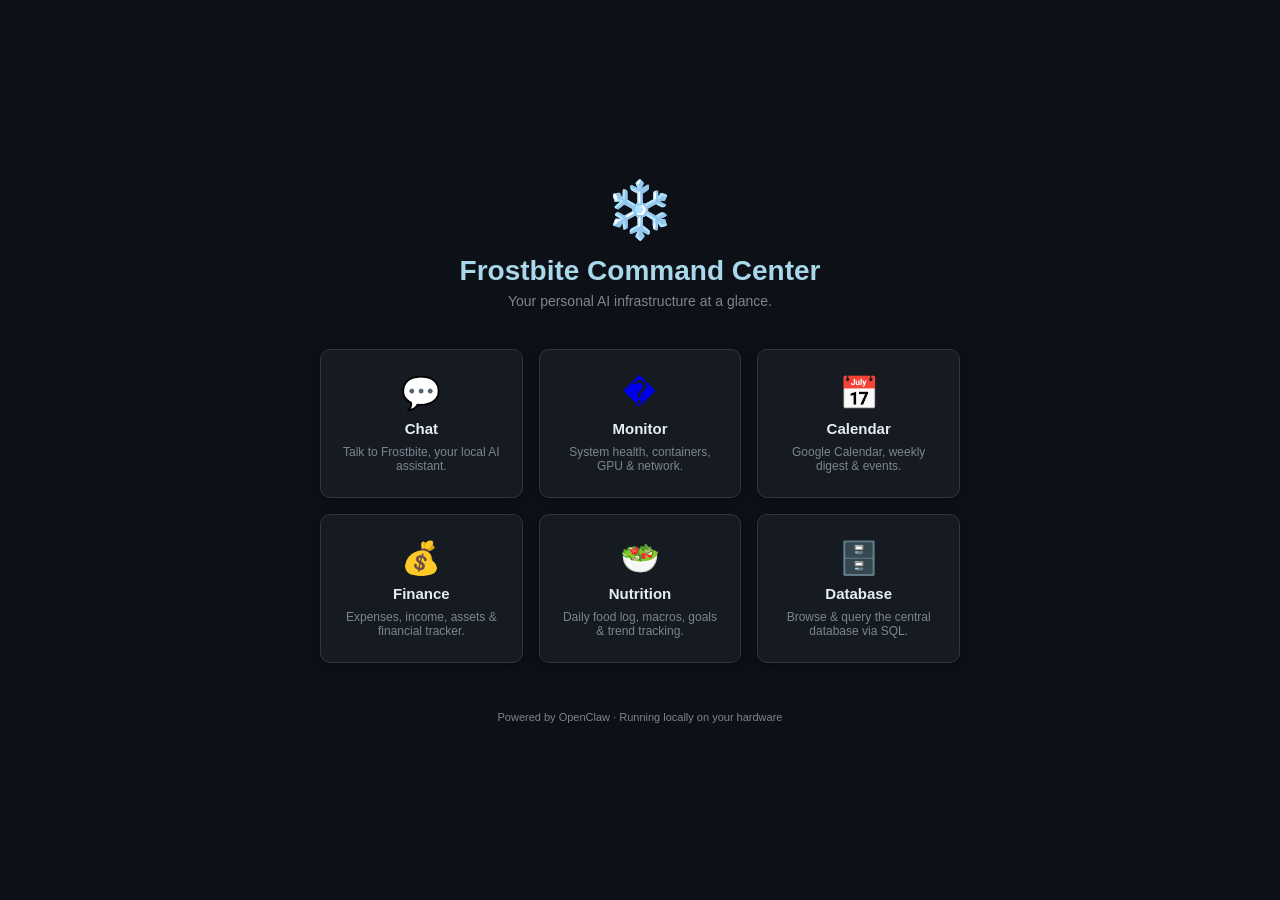
<file: services/landing/index.html>
<!DOCTYPE html>
<html lang="en">
<head>
<meta charset="UTF-8">
<meta name="viewport" content="width=device-width, initial-scale=1.0, viewport-fit=cover">
<meta name="apple-mobile-web-app-capable" content="yes">
<meta name="theme-color" content="#0d1117">
<title>Frostbite Command Center</title>
<link rel="icon" href="data:image/svg+xml,<svg xmlns='http://www.w3.org/2000/svg' viewBox='0 0 100 100'><text y='.9em' font-size='90'>❄️</text></svg>">
<style>
  :root {
    --bg:      #0d1117;
    --card:    #161b22;
    --border:  #30363d;
    --green:   #3fb950;
    --blue:    #58a6ff;
    --frost:   #a8d8ea;
    --muted:   #7d8590;
    --text:    #e6edf3;
    --text2:   #c9d1d9;
    --radius:  10px;
    --shadow:  0 2px 8px rgba(0,0,0,.4);
  }
  *, *::before, *::after { box-sizing: border-box; margin: 0; padding: 0; }
  body {
    background: var(--bg); color: var(--text);
    font-family: -apple-system, BlinkMacSystemFont, "Segoe UI", Roboto, "Helvetica Neue", sans-serif;
    font-size: 14px; min-height: 100dvh;
    display: flex; flex-direction: column; align-items: center; justify-content: center;
    padding: 32px 16px;
  }
  .hero { text-align: center; margin-bottom: 40px; }
  .hero-icon { font-size: 56px; margin-bottom: 12px; }
  .hero h1 { font-size: 28px; font-weight: 700; color: var(--frost); margin-bottom: 6px; }
  .hero p { color: var(--muted); font-size: 14px; }

  .grid {
    display: grid;
    grid-template-columns: repeat(auto-fit, minmax(200px, 1fr));
    gap: 16px; max-width: 640px; width: 100%;
  }
  .service-card {
    background: var(--card); border: 1px solid var(--border); border-radius: var(--radius);
    padding: 24px 20px; text-align: center; text-decoration: none;
    box-shadow: var(--shadow); transition: border-color .2s, transform .15s;
    display: flex; flex-direction: column; align-items: center; gap: 8px;
  }
  .service-card:hover { border-color: var(--blue); transform: translateY(-2px); }
  .service-icon { font-size: 32px; }
  .service-name { font-size: 15px; font-weight: 600; color: var(--text); }
  .service-desc { font-size: 12px; color: var(--muted); }

  .footer { margin-top: 48px; font-size: 11px; color: var(--muted); text-align: center; }
</style>
</head>
<body>

<div class="hero">
  <div class="hero-icon">❄️</div>
  <h1>Frostbite Command Center</h1>
  <p>Your personal AI infrastructure at a glance.</p>
</div>

<div class="grid">
  <a class="service-card" href="/chat/">
    <div class="service-icon">💬</div>
    <div class="service-name">Chat</div>
    <div class="service-desc">Talk to Frostbite, your local AI assistant.</div>
  </a>
  <a class="service-card" href="/monitor/">
    <div class="service-icon">�</div>
    <div class="service-name">Monitor</div>
    <div class="service-desc">System health, containers, GPU & network.</div>
  </a>

  <a class="service-card" href="/calendar/">
    <div class="service-icon">📅</div>
    <div class="service-name">Calendar</div>
    <div class="service-desc">Google Calendar, weekly digest &amp; events.</div>
  </a>
  <a class="service-card" href="/finance/">
    <div class="service-icon">💰</div>
    <div class="service-name">Finance</div>
    <div class="service-desc">Expenses, income, assets &amp; financial tracker.</div>
  </a>
  <a class="service-card" href="/nutrition/">
    <div class="service-icon">🥗</div>
    <div class="service-name">Nutrition</div>
    <div class="service-desc">Daily food log, macros, goals &amp; trend tracking.</div>
  </a>
  <a class="service-card" href="/data/">
    <div class="service-icon">🗄️</div>
    <div class="service-name">Database</div>
    <div class="service-desc">Browse &amp; query the central database via SQL.</div>
  </a>
</div>

<div class="footer">Powered by OpenClaw · Running locally on your hardware</div>

</body>
</html>
</file>
